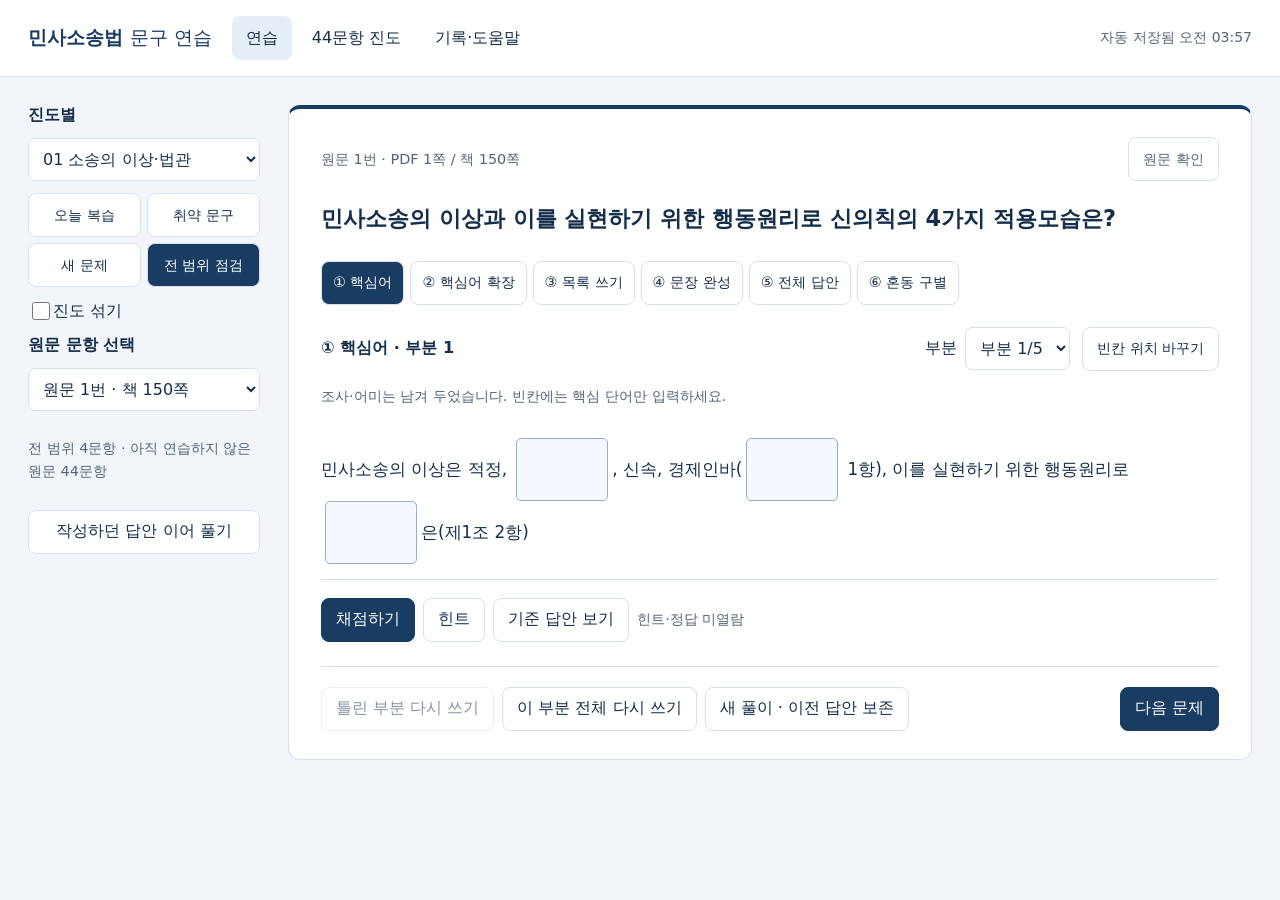
<file: index.html>
<!doctype html>
<html lang="ko"><head><meta charset="utf-8"><meta name="viewport" content="width=device-width,initial-scale=1"><meta name="theme-color" content="#193c62"><title>민사소송법 문구 연습</title><link rel="icon" href="data:image/svg+xml,%3Csvg xmlns='http://www.w3.org/2000/svg' viewBox='0 0 32 32'%3E%3Crect width='32' height='32' rx='7' fill='%23193c62'/%3E%3Cpath d='M8 9h16M8 16h12M8 23h16' stroke='white' stroke-width='3'/%3E%3C/svg%3E"><link rel="stylesheet" href="styles.css"></head>
<body>
<header class="top"><a href="#study" class="brand">민사소송법 <span>문구 연습</span></a><nav aria-label="주 메뉴"><button data-view="study">연습</button><button data-view="coverage">44문항 진도</button><button data-view="settings">기록·도움말</button></nav><span id="save-status" role="status">불러오는 중</span></header>
<div id="notice" role="status" hidden></div>
<main>
<section id="study-view">
<div class="workspace">
<aside class="navigator"><label for="progression">진도별</label><select id="progression"></select><div class="queues"><button data-queue="due">오늘 복습</button><button data-queue="weak">취약 문구</button><button data-queue="new">새 문제</button><button data-queue="all">전 범위 점검</button></div><label class="check"><input type="checkbox" id="mix">진도 섞기</label><label for="question-select">원문 문항 선택</label><select id="question-select"></select><p id="queue-info" class="meta"></p><button id="resume">작성하던 답안 이어 풀기</button><div id="weak-list"></div></aside>
<article class="practice">
<div class="question-meta"><span id="source-meta"></span><button id="source-open">원문 확인</button></div>
<h1 id="question"></h1><div id="correction-notice" class="subtle" hidden></div>
<div id="modes" role="group" aria-label="연습 단계"></div>
<div class="exercise-toolbar"><span id="exercise-label"></span><label id="unit-wrap">부분 <select id="unit-select"></select></label><button id="variant">빈칸 위치 바꾸기</button></div>
<p id="instruction" class="meta"></p><form id="answer-form"><div id="inputs"></div><div class="answer-actions"><button type="submit" class="primary" id="grade">채점하기</button><button type="button" id="hint">힌트</button><button type="button" id="reveal">기준 답안 보기</button><span id="assistance" class="meta"></span></div></form>
<div id="hint-area" class="subtle" hidden></div>
<section id="results" aria-label="채점 결과" hidden></section>
<section id="self-grade" hidden><p>도움 여부와 별도로, 지금 기억 상태는?</p><div class="ratings"><button data-rating="none">못 떠올림</button><button data-rating="partial">일부 기억</button><button data-rating="exact">정확히 기억</button></div><p id="record-status" class="meta"></p></section>
<div class="next-actions"><button id="retry">틀린 부분 다시 쓰기</button><button id="retry-all">이 부분 전체 다시 쓰기</button><button id="fresh">새 풀이 · 이전 답안 보존</button><button id="next" class="primary">다음 문제</button></div>
</article></div></section>
<section id="coverage-view" hidden><h1>원문 44문항과 연습 진도</h1><p class="meta">한 번 정답은 암기 완료가 아닙니다. 단계별 기록과 도움 없이 성공한 날짜를 따로 표시합니다. 3일 이상 성공도 장기 기억을 보장하지 않습니다.</p><div id="coverage-summary"></div><div class="table-scroll"><table id="coverage-table"></table></div></section>
<section id="settings-view" hidden><h1>기록·사용 방법</h1><div class="settings-grid"><article class="card"><h2>이 브라우저에 저장</h2><p>작성 답안, 채점, 도움 사용, 복습 날짜가 자동 저장됩니다. 휴대폰·다른 브라우저에서는 기록을 가져오세요. 시크릿 창이나 브라우저 데이터 삭제 후에는 기록이 없어질 수 있습니다.</p><button id="export">기록 내보내기</button><label class="file-button">기록 가져오기<input id="import" type="file" accept=".json,application/json"></label><button id="reset" class="danger">기록 초기화</button><p id="storage-details"></p></article><article class="card"><h2>채점 방식</h2><p>빈칸은 조사·어미를 뺀 핵심 단어입니다. 띄어쓰기·문장부호는 무시하고 등록된 허용 표현만 인정합니다.</p><p>문장·전체 답안은 핵심어의 순서를 봅니다. 목록의 항목 순서는 자유롭지만 각 항목 안의 핵심어 순서는 유지하세요. 핵심어만 정확히 나열해도 “어순 충족”이지만 법적으로 정확한 문장이라는 판정은 아닙니다.</p><p>부정·결론·조문 차이를 추가 경고합니다. 주체, 조건, 복잡한 예외의 의미를 자동으로 완전히 판별하지 못하므로 기준 답안과 직접 대조해야 합니다.</p><details><summary>허용 표현 목록</summary><div id="aliases"></div></details></article><article class="card"><h2>복습</h2><p>틀린 문항은 다른 문항 3개를 기록한 뒤 다시 나옵니다. 즉시 다시 쓰기는 교정 연습으로 기록됩니다. 정답 열람 후 최소 10분과 다른 3문항을 모두 지나야 새 풀이를 독립 시도로 시작할 수 있습니다.</p><p>힌트 없이 성공한 날짜를 세며 1·3·7·14·30일로 간격을 늘립니다. 쉬운 단계의 성공으로 전체 답안 성취를 대신하지 않습니다.</p></article><article class="card"><h2>출처와 교정</h2><p>PDF 1–10쪽, 책 150–159쪽의 원문 1–44번. 원문 전사·학습용 분할·공식 확인된 교정을 구분합니다. 모든 법리를 최신 법령과 전수 대조한 자료는 아닙니다.</p><div id="correction-list"></div><p>개인용 원문 파일은 공개 업로드하지 마세요. 전사된 책 내용도 저작권이 있으므로 공개 배포 전 권리자의 허락을 확인하세요.</p></article></div></section>
</main>
<dialog id="source-dialog"><div class="dialog-head"><h2>원문 확인</h2><button id="source-close">닫기</button></div><div id="source-content"></div></dialog>
<script src="data/source.js"></script><script src="data/corrections.js"></script><script src="data/learning.js"></script><script src="js/core.js"></script><script src="js/app.js"></script>
</body></html>
</file>
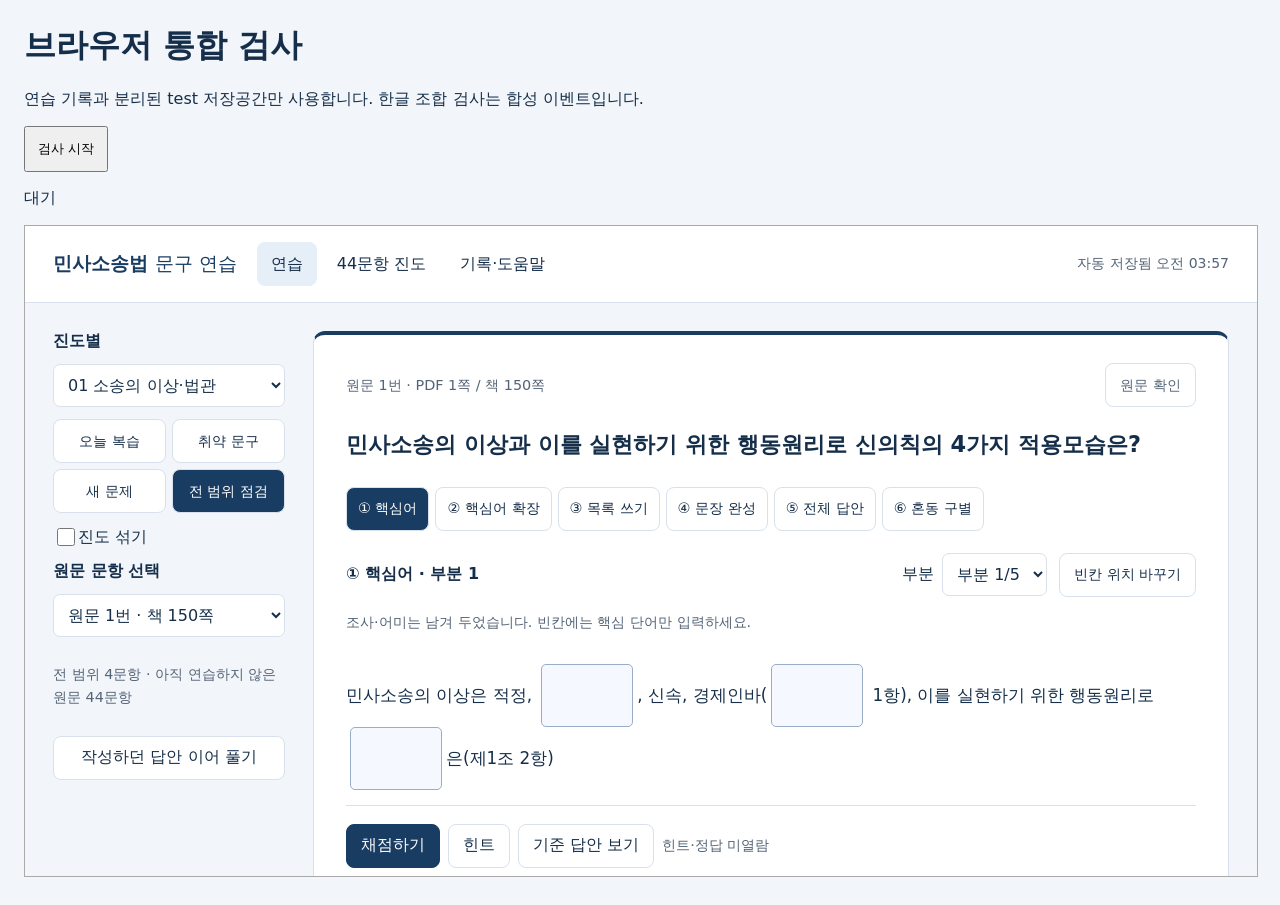
<file: tests/browser.html>
<!doctype html><html lang="ko"><meta charset="utf-8"><meta name="viewport" content="width=device-width,initial-scale=1"><title>실제 화면 동작 검사</title><style>body{font:16px system-ui;margin:24px;background:#f2f5fa;color:#152e49}button{padding:12px}li{padding:8px}iframe{width:100%;height:650px;border:1px solid #aaa}.pass{color:#176b59}.fail{color:#9a2634}</style><h1>브라우저 통합 검사</h1><p>연습 기록과 분리된 test 저장공간만 사용합니다. 한글 조합 검사는 합성 이벤트입니다.</p><button id="run">검사 시작</button><p id="summary">대기</p><ol id="log"></ol><iframe id="app" src="../?test=1#study" title="검사용 연습 화면"></iframe><script src="browser.js"></script></html>
</file>
<file: styles.css>
:root{--ink:#152e49;--muted:#546477;--blue:#193c62;--line:#d8e1eb;--paper:#fff;--bg:#f2f5fa;--accent:#1e66ae;--red:#9a2634;--green:#176b59;color-scheme:light;font-family:system-ui,'Malgun Gothic',sans-serif;font-size:16px;color:var(--ink);background:var(--bg)}
@media(max-width:900px){.workspace{grid-template-columns:minmax(0,1fr)!important}.navigator{grid-template-columns:minmax(0,1fr) minmax(0,1fr)!important;min-width:0}.navigator>*{min-width:0}.navigator select{width:100%}.settings-grid{grid-template-columns:minmax(0,1fr)!important}}
*{box-sizing:border-box}body{margin:0}button,select,input,textarea{font:inherit;color:inherit}button,.file-button{cursor:pointer;background:white;border:1px solid var(--line);border-radius:8px;padding:10px 14px;min-height:44px}button:hover{border-color:var(--accent);background:#edf5ff}button:focus-visible,select:focus-visible,input:focus-visible,textarea:focus-visible,a:focus-visible{outline:3px solid #f1b841;outline-offset:2px}button:disabled{opacity:.5;cursor:default}select{max-width:100%;padding:10px;border:1px solid var(--line);border-radius:7px;background:white}button.primary{background:var(--blue);color:white;border-color:var(--blue)}button.primary:hover{background:#235381}.danger{color:var(--red)}.top{display:flex;align-items:center;gap:20px;flex-wrap:wrap;background:white;border-bottom:1px solid var(--line);padding:16px 28px}.brand{font-size:1.2rem;font-weight:800;text-decoration:none;color:var(--blue)}.brand span{font-weight:450}.top nav{display:flex;gap:6px}.top nav button{border:0;background:transparent}.top nav button.active{background:#e6eef8}.top #save-status{margin-left:auto;color:var(--muted);font-size:.875rem}main{max-width:1360px;margin:auto;padding:28px}.workspace{display:grid;grid-template-columns:232px minmax(0,1fr);gap:28px}.navigator{display:flex;flex-direction:column;gap:12px;align-self:start}.navigator>label{font-weight:700}.navigator .check{font-weight:400}.queues{display:grid;grid-template-columns:1fr 1fr;gap:6px}.queues button{padding:9px 5px;font-size:.9rem}.queues button.selected{background:var(--blue);color:white}.practice{min-width:0;padding:28px 32px;background:white;border:1px solid var(--line);border-top:4px solid var(--blue);border-radius:12px}.question-meta{display:flex;justify-content:space-between;gap:12px;align-items:center;font-size:.9rem;color:var(--muted)}h1{font-size:1.4rem;line-height:1.6;margin:20px 0 24px;word-break:keep-all}h2{font-size:1.1rem}p{line-height:1.7}.meta{font-size:.9rem;color:var(--muted);line-height:1.6}.subtle{padding:12px 16px;background:#f0f5fb;border-left:3px solid var(--accent);line-height:1.7;margin:12px 0}.subtle.warning{background:#fff7e8;border-color:#b3770a}#modes{display:flex;flex-wrap:wrap;gap:6px;margin-bottom:22px}#modes button{font-size:.9rem;padding:8px 11px}#modes button.active{background:var(--blue);color:white}.exercise-toolbar{display:flex;align-items:center;gap:12px;flex-wrap:wrap}#exercise-label{font-weight:750}#unit-wrap{margin-left:auto;display:flex;align-items:center;gap:8px}#unit-select{max-width:135px}#variant{font-size:.875rem}.blank-unit{line-height:2.8;white-space:pre-wrap;border-bottom:1px solid var(--line);padding:15px 0;font-size:1.05rem}.blank-unit input{width:130px;max-width:100%;border:1px solid #9aadc6;background:#f5f9ff;border-radius:5px;text-align:center;padding:7px 9px;min-height:40px;margin:0 4px;vertical-align:middle}.answer-label{display:block;margin:18px 0 8px;font-weight:650}.answer-label span{font-weight:400;color:var(--muted);font-size:.9rem;margin-left:8px}textarea{width:100%;min-height:130px;resize:vertical;line-height:1.9;font-size:1.05rem;padding:14px 16px;border:1px solid #aebccd;border-radius:8px;background:#fcfdff}textarea.whole{min-height:340px}.prompt-start{line-height:1.8;padding:12px 16px;background:var(--bg);margin:12px 0}.answer-actions,.next-actions,.ratings{display:flex;gap:8px;flex-wrap:wrap;align-items:center;margin-top:18px}.next-actions{border-top:1px solid var(--line);padding-top:20px;margin-top:24px}.next-actions #next{margin-left:auto}.scores{display:flex;flex-wrap:wrap;gap:12px;margin:24px 0 14px}.score{background:#eef4fa;padding:14px 18px;border-radius:8px;flex:1;min-width:150px}.score strong{font-size:1.65rem;display:block;margin-bottom:4px}.badge{display:inline-block;padding:4px 8px;background:#eef4fa;border-radius:5px;font-size:.875rem;line-height:1.5}.badge.warn{color:#825709;background:#fff2d9}.badge.good{color:var(--green);background:#e6f5ef}.badge.bad{color:var(--red);background:#fcebee}.compare{display:grid;grid-template-columns:1fr 1fr;gap:15px}.compare>div{min-width:0;background:#f6f8fb;padding:16px;border-radius:8px}.answer-text{white-space:pre-wrap;line-height:1.9;overflow-wrap:anywhere}mark{background:#fff0bd;padding:1px 2px;border-radius:2px}mark.bad{background:#f9dbe0}mark.good{background:#dceddf}.error-line{color:var(--red);line-height:1.7}#self-grade{margin-top:20px}#notice{background:#fff0cf;padding:12px 28px;border-bottom:1px solid #ecd498}.table-scroll{overflow-x:auto}table{border-collapse:collapse;width:100%;background:white}td,th{padding:12px 14px;border:1px solid var(--line);text-align:left;vertical-align:top;line-height:1.7}th{background:#eaf1f9;font-weight:700}#coverage-table{min-width:760px;font-size:.9rem}#coverage-table button{min-height:38px;padding:6px 12px}.coverage-cells{display:flex;gap:4px;flex-wrap:wrap}.settings-grid{display:grid;grid-template-columns:1fr 1fr;gap:18px}.card{padding:24px;background:white;border:1px solid var(--line);border-radius:10px}.card p{font-size:.95rem}.file-button{display:inline-flex;margin:8px 0;align-items:center;gap:10px}.file-button input{max-width:180px;font-size:.875rem}details{line-height:1.8;margin:12px 0}summary{cursor:pointer}dialog{width:min(980px,94vw);max-height:90dvh;border:1px solid var(--line);border-radius:12px;padding:24px;color:var(--ink)}dialog::backdrop{background:#0d223b88}.dialog-head{display:flex;align-items:center;justify-content:space-between;position:sticky;top:-24px;background:white;z-index:2;padding:8px 0}.page-image{max-width:100%;height:auto;display:block;margin:20px auto;border:1px solid var(--line)}.page-image[hidden]{display:none}a{color:var(--accent)}.original-text{white-space:pre-wrap;line-height:2}#weak-list .meta{margin-bottom:6px}#weak-list button{font-size:.9rem;margin:3px 0;width:100%;text-align:left}.source-warning{border-left:3px solid #b87a0b;padding:10px;background:#fff6e6}.result-unit{margin:20px 0}.empty-state{padding:24px;background:#eaf1f9;border-radius:8px}.check input{width:18px;height:18px;vertical-align:middle} [hidden]{display:none!important}
@media(max-width:900px){main{padding:16px}.workspace{grid-template-columns:1fr;gap:14px}.navigator{display:grid;grid-template-columns:1fr 1fr;gap:8px}.navigator>label{align-self:center}.navigator .queues{grid-column:1/-1;display:flex;flex-wrap:wrap}.navigator .queues button{flex:1;min-width:100px}.navigator #weak-list{grid-column:1/-1}.navigator #resume{font-size:.9rem}.practice{padding:20px}.top{padding:12px 16px;gap:12px}.top #save-status{margin-left:0}.settings-grid{grid-template-columns:1fr}}
@media(max-width:520px){main{padding:10px}.top{gap:8px}.top nav{order:3;width:100%;justify-content:space-between}.top nav button{font-size:.9rem;padding:6px 10px}.top #save-status{margin-left:auto;font-size:.85rem}.brand{font-size:1.05rem}.practice{padding:16px 14px}h1{font-size:1.2rem;margin:16px 0 18px}#modes button{flex:1 1 30%;padding:8px 4px}.compare{grid-template-columns:1fr}.blank-unit{font-size:1rem}.blank-unit input{width:110px}.question-meta{font-size:.85rem}.question-meta button{padding:8px;font-size:.875rem}.scores .score{min-width:120px;padding:12px}.next-actions button{font-size:.9rem;padding:9px}.next-actions #next{margin-left:0}.navigator #queue-info{grid-column:1/-1;margin:3px 0}dialog{padding:16px}.card{padding:18px}#unit-wrap{margin-left:0}textarea{min-height:150px}.file-button{display:block}.file-button input{max-width:100%}}
</file>
